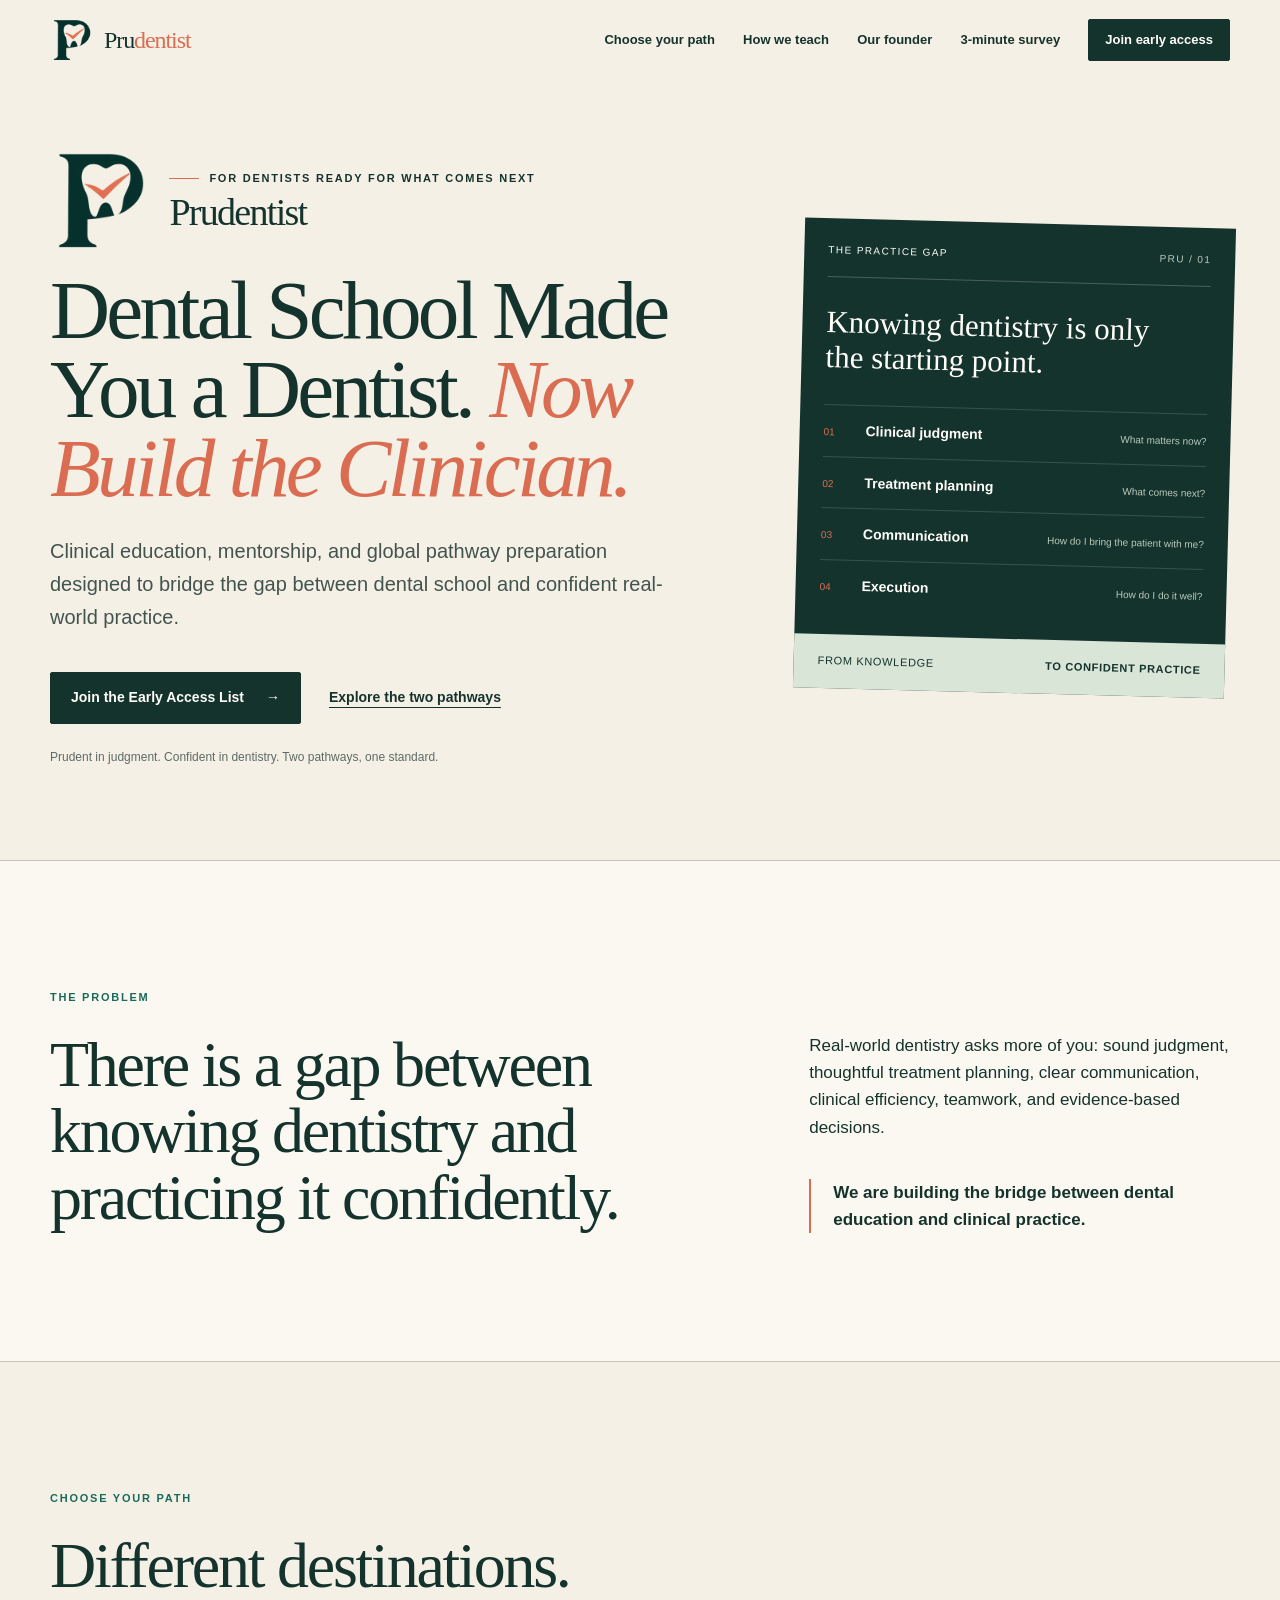
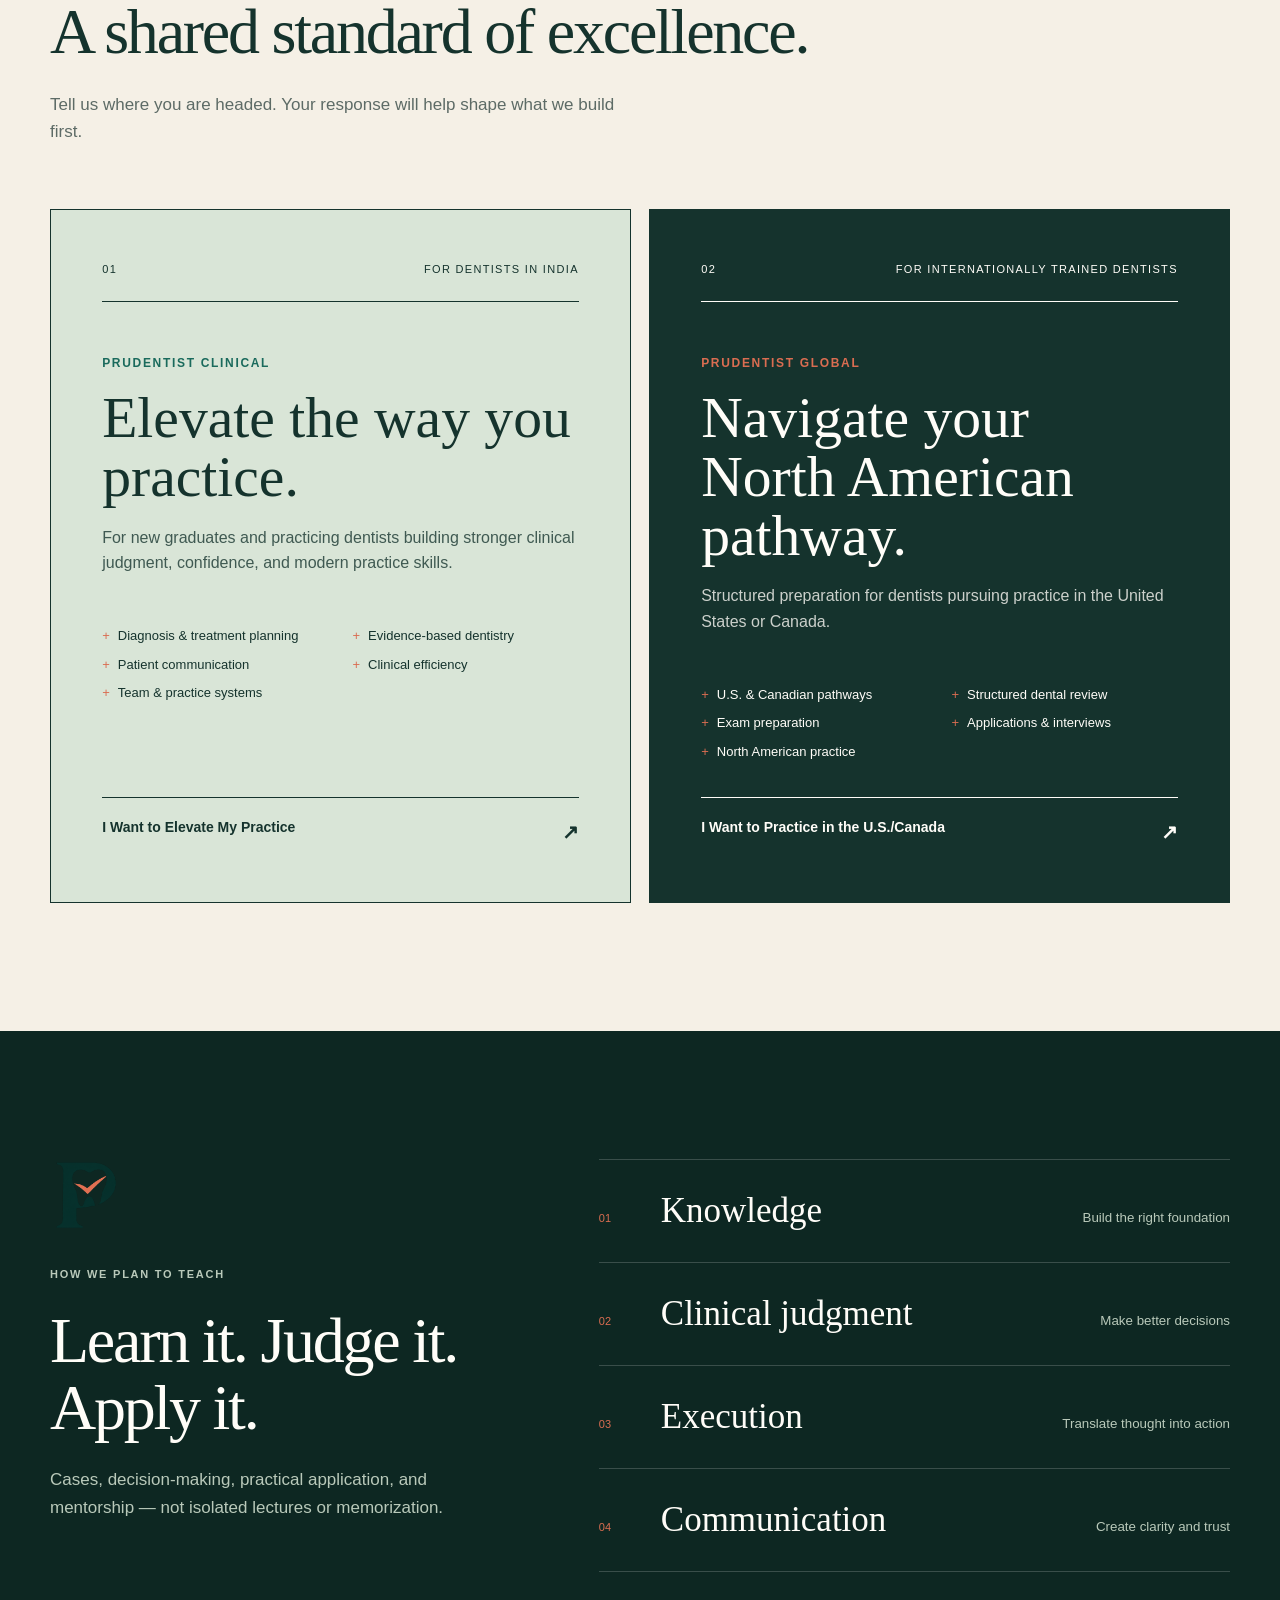
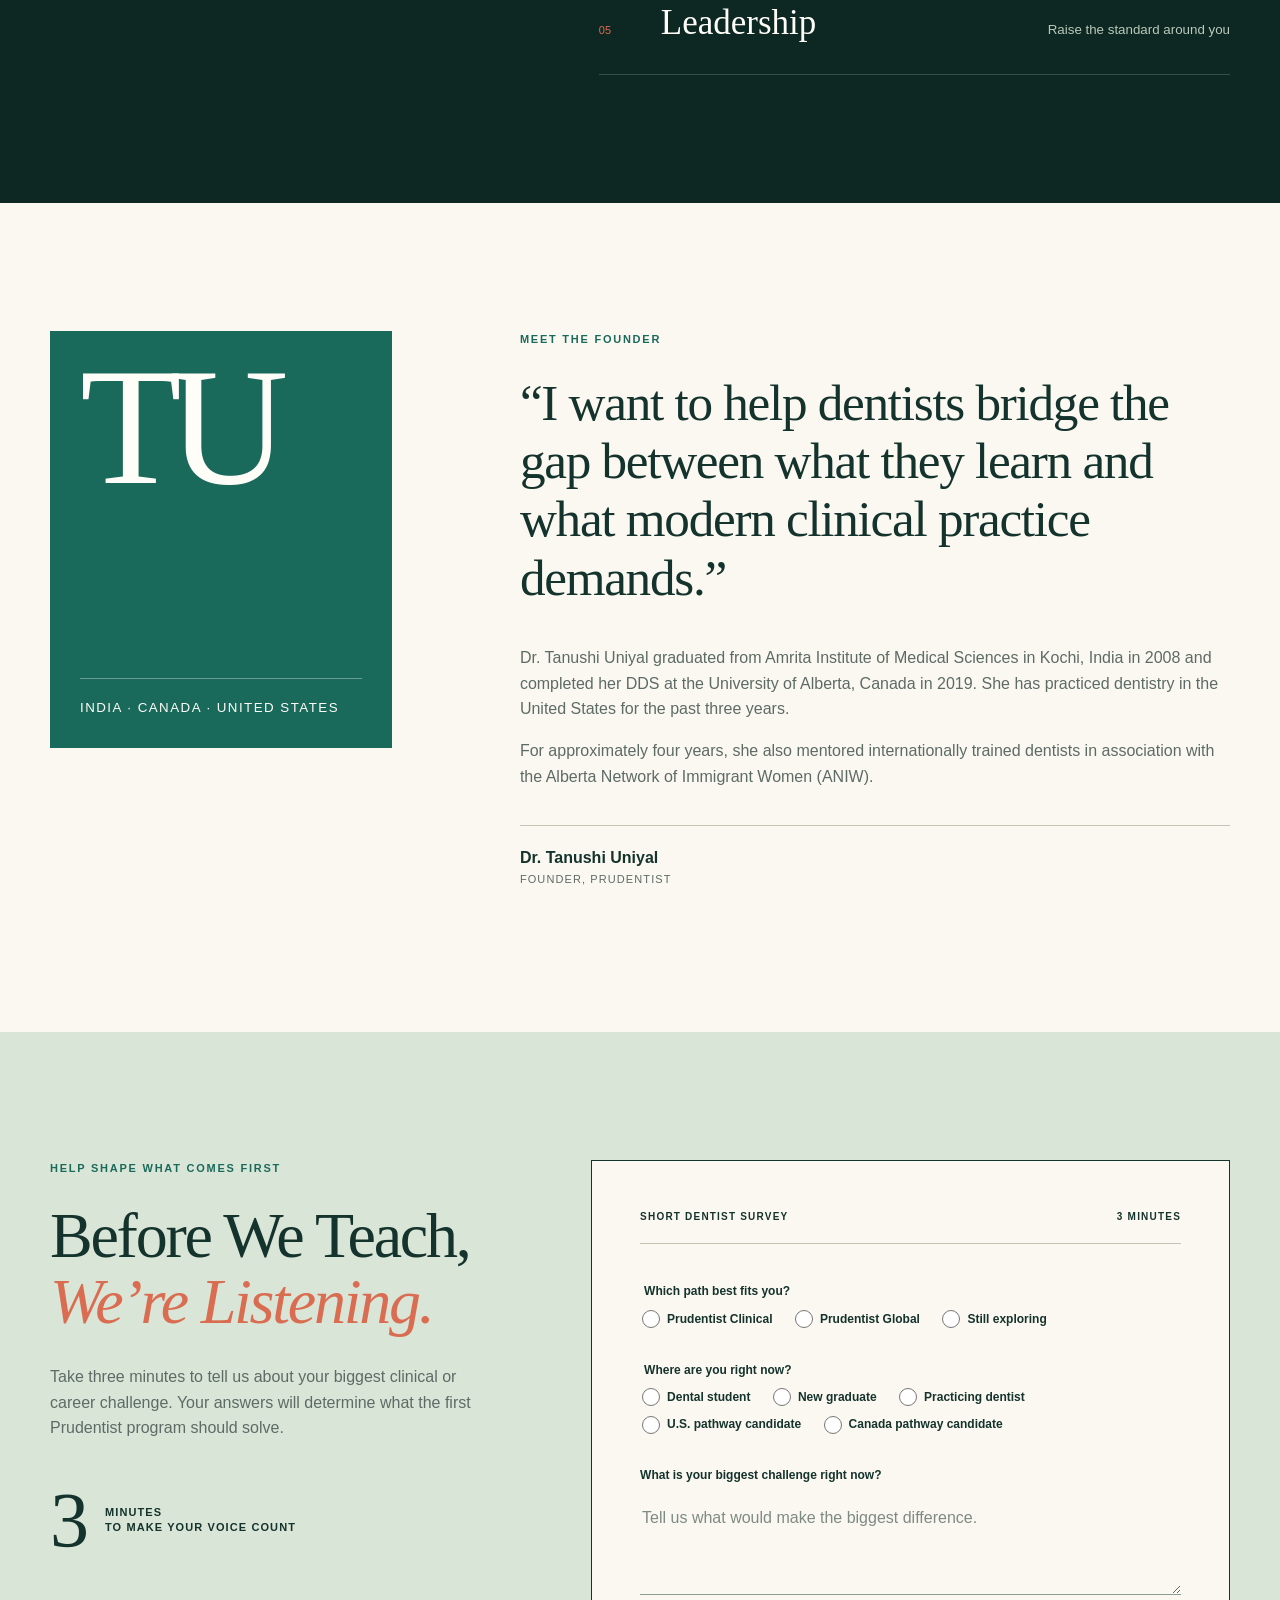
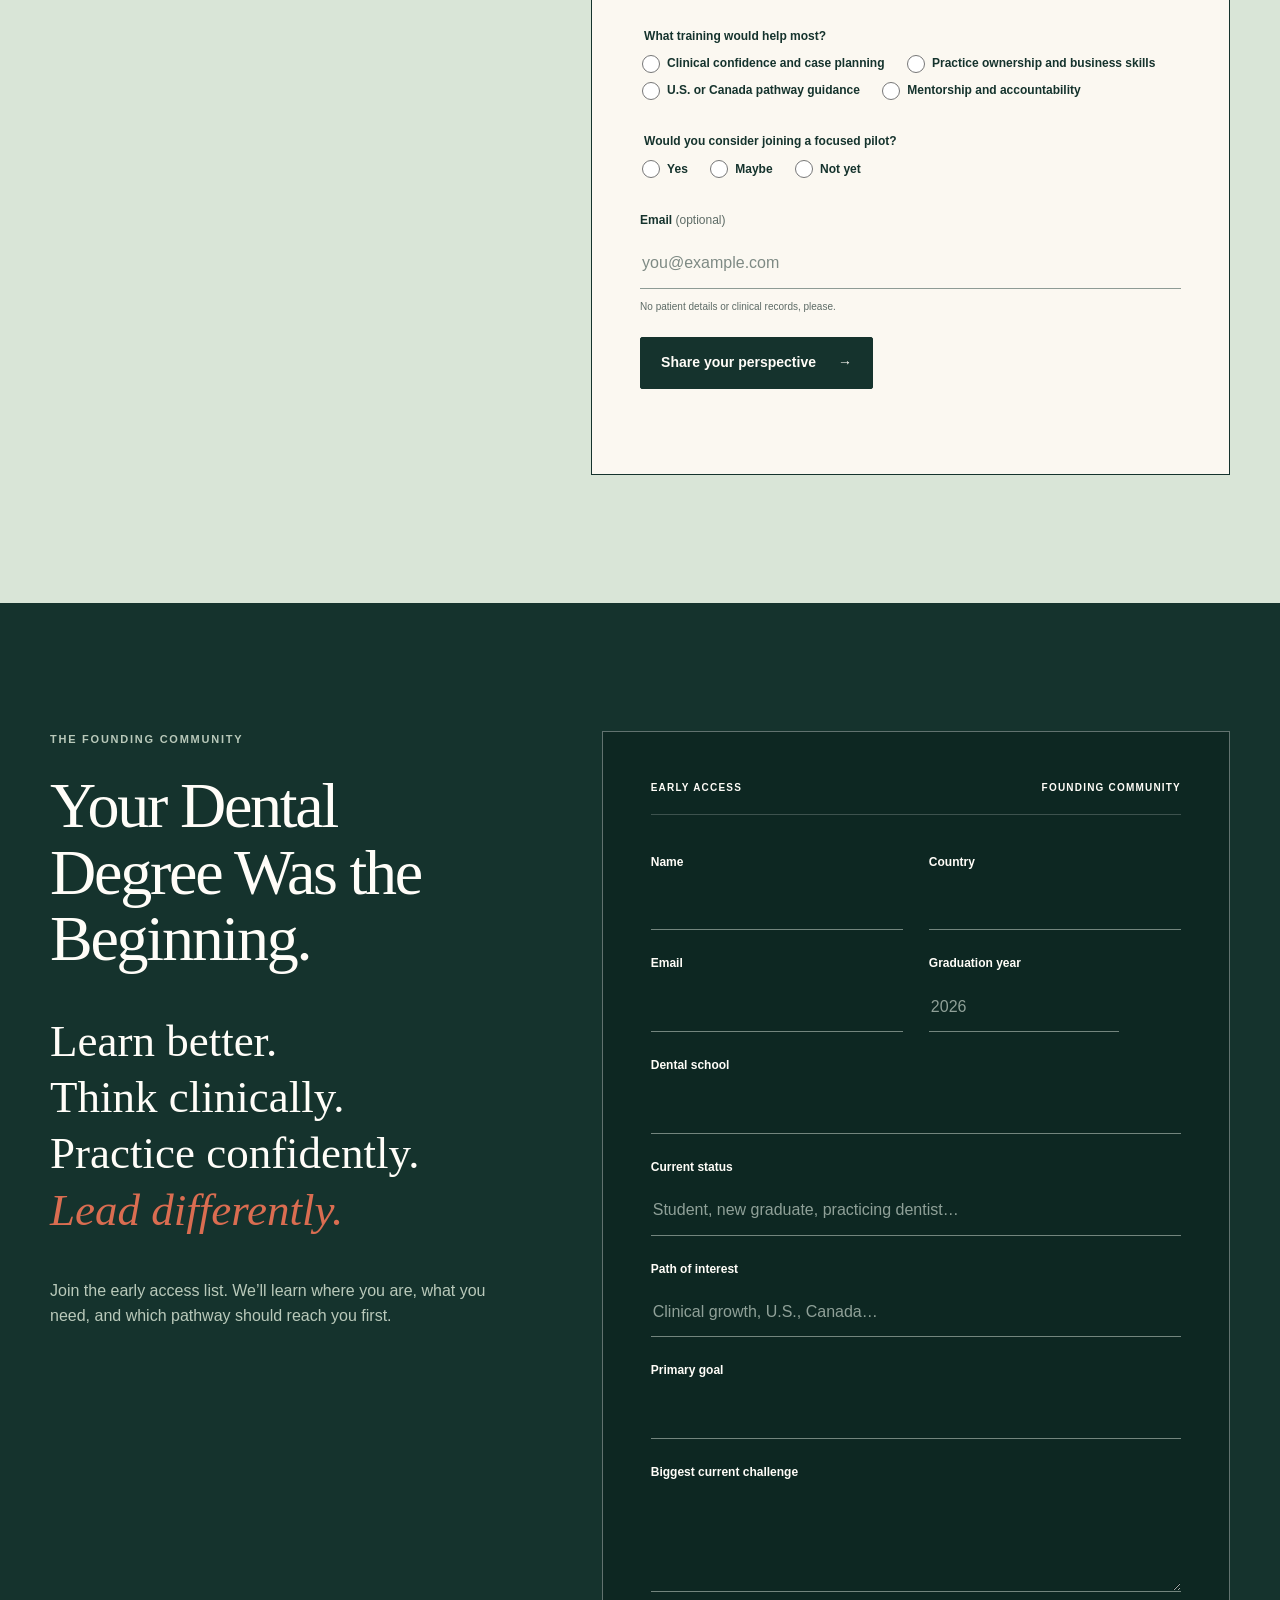
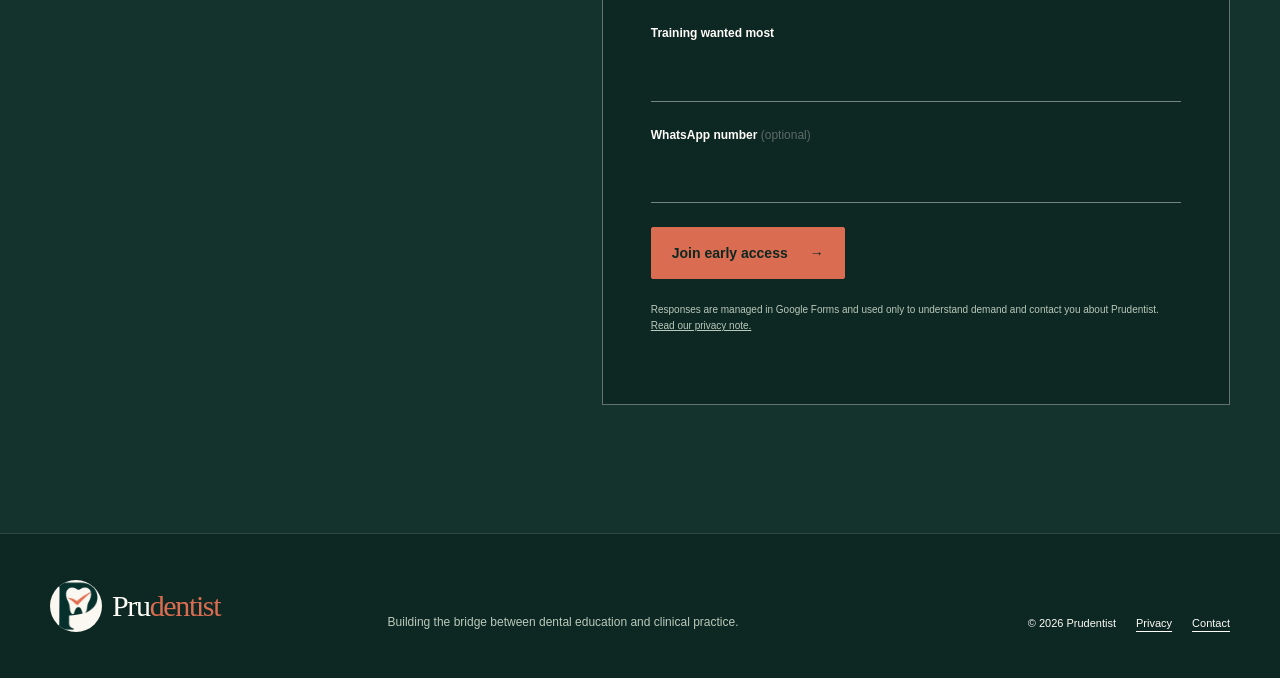
<file: index.html>
<!doctype html>
<html lang="en">
<head>
  <meta charset="utf-8">
  <meta name="viewport" content="width=device-width, initial-scale=1">
  <meta name="description" content="Prudentist helps dentists turn knowledge into confident clinical judgment through practical education, mentorship, and global pathway preparation.">
  <meta name="robots" content="index, follow, max-image-preview:large">
  <meta name="theme-color" content="#12332d">
  <meta name="google-site-verification" content="nJOEf2GfT1KALSWDL_C7nqDgHEO8ZGOeajhvsA1rF-A">
  <link rel="canonical" href="https://prudentist.co.in/">
  <link rel="icon" type="image/png" sizes="64x64" href="static/images/favicon-64.png">
  <link rel="apple-touch-icon" href="static/images/prudentist-mark-256.png">
  <link rel="manifest" href="static/site.webmanifest">
  <meta property="og:site_name" content="Prudentist">
  <meta property="og:title" content="Prudentist — Build the Clinician">
  <meta property="og:description" content="Prudent in judgment. Confident in dentistry. Bridge the gap between dental school and real-world practice.">
  <meta property="og:type" content="website">
  <meta property="og:url" content="https://prudentist.co.in/">
  <meta property="og:image" content="https://prudentist.co.in/static/images/prudentist-mark.png">
  <meta property="og:image:alt" content="Prudentist logo: a P, tooth, and check mark combined">
  <meta name="twitter:card" content="summary">
  <meta name="twitter:title" content="Prudentist — Build the Clinician">
  <meta name="twitter:description" content="Prudent in judgment. Confident in dentistry.">
  <meta name="twitter:image" content="https://prudentist.co.in/static/images/prudentist-mark-256.png">
  <title>Prudentist — Clinical Education &amp; Mentorship for Dentists</title>
  <script>document.documentElement.classList.add('js');</script>
  <link rel="stylesheet" href="static/styles.css">
  <script type="application/ld+json">
    {
      "@context": "https://schema.org",
      "@type": "EducationalOrganization",
      "name": "Prudentist",
      "url": "https://prudentist.co.in/",
      "logo": "https://prudentist.co.in/static/images/prudentist-mark-256.png",
      "description": "Practical clinical education, mentorship, and global pathway preparation for dentists.",
      "founder": {"@type": "Person", "name": "Dr. Tanushi Uniyal"},
      "areaServed": ["India", "United States", "Canada"]
    }
  </script>
  <!-- ANALYTICS SETUP: Replace G-XXXXXXXXXX with the GA4 Measurement ID. -->
  <!-- Google Forms remain the private response store. Native forms submit through the Apps Script bridge. -->
  <script>
    window.PRUDENTIST_CONFIG = Object.freeze({
      gaMeasurementId: 'G-XXXXXXXXXX',
      formEndpoint: 'https://script.google.com/macros/s/AKfycbwQrC7m4jAkNEf0jddN-EmXAy565NedYGrX7xnEBtegjONEAjOuwFw5HVNb6ll81u9U/exec',
      enableCoarseGeoLookup: false
    });
  </script>
  <script src="static/site.js" defer></script>
</head>
<body>
  <a class="skip-link" href="#main">Skip to content</a>

  <header class="site-header" data-header>
    <div class="shell nav-wrap">
      <a class="brand" href="#top" aria-label="Prudentist home">
        <img src="static/images/prudentist-mark-256.png" width="36" height="36" alt="">
        <span>Pru</span><strong>dentist</strong>
      </a>
      <button class="menu-toggle" type="button" aria-expanded="false" aria-controls="site-nav" data-menu-toggle>
        <span class="sr-only">Open navigation</span>
        <span></span><span></span>
      </button>
      <nav class="site-nav" id="site-nav" aria-label="Primary navigation" data-menu>
        <a href="#pathways">Choose your path</a>
        <a href="#approach">How we teach</a>
        <a href="#founder">Our founder</a>
        <a href="#survey">3-minute survey</a>
        <a class="button button-small" href="#early-access">Join early access</a>
      </nav>
    </div>
  </header>

  <main id="main">
    <section class="hero" id="top">
      <div class="shell hero-grid">
        <div class="hero-copy reveal">
          <div class="hero-signature">
            <img src="static/images/prudentist-mark-256.png" width="112" height="112" alt="Prudentist mark">
            <div>
              <p class="eyebrow"><span></span> For dentists ready for what comes next</p>
              <p class="hero-brand-name">Prudentist</p>
            </div>
          </div>
          <h1>Dental School Made You a Dentist. <em>Now Build the Clinician.</em></h1>
          <p class="hero-summary">Clinical education, mentorship, and global pathway preparation designed to bridge the gap between dental school and confident real-world practice.</p>
          <div class="hero-actions">
            <a class="button" href="#early-access">Join the Early Access List <span aria-hidden="true">→</span></a>
            <a class="text-link" href="#pathways">Explore the two pathways</a>
          </div>
          <p class="quiet-note">Prudent in judgment. Confident in dentistry. Two pathways, one standard.</p>
        </div>

        <aside class="practice-map reveal" aria-label="The skills between knowledge and confident practice">
          <div class="map-heading">
            <span class="map-kicker">The practice gap</span>
            <span class="map-mark">PRU / 01</span>
          </div>
          <p class="map-title">Knowing dentistry is only the starting point.</p>
          <ol class="skill-map">
            <li><span>01</span><strong>Clinical judgment</strong><small>What matters now?</small></li>
            <li><span>02</span><strong>Treatment planning</strong><small>What comes next?</small></li>
            <li><span>03</span><strong>Communication</strong><small>How do I bring the patient with me?</small></li>
            <li><span>04</span><strong>Execution</strong><small>How do I do it well?</small></li>
          </ol>
          <div class="map-outcome"><span>From knowledge</span><strong>to confident practice</strong></div>
        </aside>
      </div>
    </section>

    <section class="problem section-pad" aria-labelledby="problem-title">
      <div class="shell statement-grid">
        <div>
          <p class="section-label">The problem</p>
          <h2 id="problem-title">There is a gap between knowing dentistry and practicing it confidently.</h2>
        </div>
        <div class="statement-copy">
          <p>Real-world dentistry asks more of you: sound judgment, thoughtful treatment planning, clear communication, clinical efficiency, teamwork, and evidence-based decisions.</p>
          <p class="statement-line">We are building the bridge between dental education and clinical practice.</p>
        </div>
      </div>
    </section>

    <section class="pathways section-pad" id="pathways" aria-labelledby="paths-title">
      <div class="shell">
        <div class="section-intro">
          <p class="section-label">Choose your path</p>
          <h2 id="paths-title">Different destinations.<br>A shared standard of excellence.</h2>
          <p>Tell us where you are headed. Your response will help shape what we build first.</p>
        </div>

        <div class="pathway-grid">
          <article class="path-card path-india reveal">
            <div class="path-topline"><span>01</span><span>For dentists in India</span></div>
            <div>
              <p class="path-brand">Prudentist Clinical</p>
              <h3>Elevate the way you practice.</h3>
              <p>For new graduates and practicing dentists building stronger clinical judgment, confidence, and modern practice skills.</p>
            </div>
            <ul class="clean-list">
              <li>Diagnosis &amp; treatment planning</li>
              <li>Evidence-based dentistry</li>
              <li>Patient communication</li>
              <li>Clinical efficiency</li>
              <li>Team &amp; practice systems</li>
            </ul>
            <a class="card-cta" href="#early-access" data-pathway="india" data-event="pathway_india_click">I Want to Elevate My Practice <span aria-hidden="true">↗</span></a>
          </article>

          <article class="path-card path-global reveal">
            <div class="path-topline"><span>02</span><span>For internationally trained dentists</span></div>
            <div>
              <p class="path-brand">Prudentist Global</p>
              <h3>Navigate your North American pathway.</h3>
              <p>Structured preparation for dentists pursuing practice in the United States or Canada.</p>
            </div>
            <ul class="clean-list">
              <li>U.S. &amp; Canadian pathways</li>
              <li>Structured dental review</li>
              <li>Exam preparation</li>
              <li>Applications &amp; interviews</li>
              <li>North American practice</li>
            </ul>
            <a class="card-cta" href="#early-access" data-pathway="global" data-event="pathway_global_click">I Want to Practice in the U.S./Canada <span aria-hidden="true">↗</span></a>
          </article>
        </div>
      </div>
    </section>

    <section class="approach section-pad" id="approach" aria-labelledby="approach-title">
      <div class="shell approach-grid">
        <div class="section-intro">
          <img class="approach-mark" src="static/images/prudentist-mark-256.png" width="72" height="72" alt="">
          <p class="section-label light">How we plan to teach</p>
          <h2 id="approach-title">Learn it. Judge it. Apply it.</h2>
          <p>Cases, decision-making, practical application, and mentorship — not isolated lectures or memorization.</p>
        </div>
        <ol class="learning-chain">
          <li><span>01</span><strong>Knowledge</strong><small>Build the right foundation</small></li>
          <li><span>02</span><strong>Clinical judgment</strong><small>Make better decisions</small></li>
          <li><span>03</span><strong>Execution</strong><small>Translate thought into action</small></li>
          <li><span>04</span><strong>Communication</strong><small>Create clarity and trust</small></li>
          <li><span>05</span><strong>Leadership</strong><small>Raise the standard around you</small></li>
        </ol>
      </div>
    </section>

    <section class="founder section-pad" id="founder" aria-labelledby="founder-title">
      <div class="shell founder-grid">
        <div class="founder-index" aria-hidden="true">
          <span>TU</span>
          <small>India · Canada · United States</small>
        </div>
        <div class="founder-copy">
          <p class="section-label">Meet the founder</p>
          <blockquote id="founder-title">“I want to help dentists bridge the gap between what they learn and what modern clinical practice demands.”</blockquote>
          <p>Dr. Tanushi Uniyal graduated from Amrita Institute of Medical Sciences in Kochi, India in 2008 and completed her DDS at the University of Alberta, Canada in 2019. She has practiced dentistry in the United States for the past three years.</p>
          <p>For approximately four years, she also mentored internationally trained dentists in association with the Alberta Network of Immigrant Women (ANIW).</p>
          <p class="founder-signoff">Dr. Tanushi Uniyal <span>Founder, Prudentist</span></p>
        </div>
      </div>
    </section>

    <section class="survey section-pad" id="survey" aria-labelledby="survey-title">
      <div class="shell survey-grid">
        <div class="survey-copy">
          <p class="section-label">Help shape what comes first</p>
          <h2 id="survey-title">Before We Teach,<br><em>We’re Listening.</em></h2>
          <p>Take three minutes to tell us about your biggest clinical or career challenge. Your answers will determine what the first Prudentist program should solve.</p>
          <div class="survey-time"><strong>3</strong><span>minutes<br>to make your voice count</span></div>
        </div>

        <div class="form-panel" data-form-panel>
          <div class="form-heading"><span>Short dentist survey</span><span>3 minutes</span></div>
          <form data-prudentist-form="survey" novalidate>
            <div class="field honeypot" aria-hidden="true">
              <label for="survey-company">Company</label>
              <input id="survey-company" name="company" type="text" tabindex="-1" autocomplete="off">
            </div>
            <fieldset class="field radio-field">
              <legend>Which path best fits you?</legend>
              <label><input name="path" type="radio" value="Prudentist Clinical" required>Prudentist Clinical</label>
              <label><input name="path" type="radio" value="Prudentist Global">Prudentist Global</label>
              <label><input name="path" type="radio" value="Still exploring">Still exploring</label>
            </fieldset>
            <fieldset class="field radio-field">
              <legend>Where are you right now?</legend>
              <label><input name="stage" type="radio" value="Dental student" required>Dental student</label>
              <label><input name="stage" type="radio" value="New graduate">New graduate</label>
              <label><input name="stage" type="radio" value="Practicing dentist">Practicing dentist</label>
              <label><input name="stage" type="radio" value="U.S. pathway candidate">U.S. pathway candidate</label>
              <label><input name="stage" type="radio" value="Canada pathway candidate">Canada pathway candidate</label>
            </fieldset>
            <div class="field">
              <label for="survey-challenge">What is your biggest challenge right now?</label>
              <textarea id="survey-challenge" name="challenge" rows="3" required maxlength="1200" placeholder="Tell us what would make the biggest difference."></textarea>
            </div>
            <fieldset class="field radio-field">
              <legend>What training would help most?</legend>
              <label><input name="training" type="radio" value="Clinical confidence and case planning" required>Clinical confidence and case planning</label>
              <label><input name="training" type="radio" value="Practice ownership and business skills">Practice ownership and business skills</label>
              <label><input name="training" type="radio" value="U.S. or Canada pathway guidance">U.S. or Canada pathway guidance</label>
              <label><input name="training" type="radio" value="Mentorship and accountability">Mentorship and accountability</label>
            </fieldset>
            <fieldset class="field radio-field">
              <legend>Would you consider joining a focused pilot?</legend>
              <label><input name="pilot" type="radio" value="Yes" required>Yes</label>
              <label><input name="pilot" type="radio" value="Maybe">Maybe</label>
              <label><input name="pilot" type="radio" value="Not yet">Not yet</label>
            </fieldset>
            <div class="field">
              <label for="survey-email">Email <span>(optional)</span></label>
              <input id="survey-email" name="email" type="email" autocomplete="email" maxlength="254" placeholder="you@example.com">
            </div>
            <p class="field-hint">No patient details or clinical records, please.</p>
            <button class="button" type="submit">Share your perspective <span aria-hidden="true">→</span></button>
          </form>
          <p class="form-status" data-form-status role="status" aria-live="polite"></p>
          <noscript><p>JavaScript is required to submit this form. Please contact <a href="mailto:hello@prudentist.in">hello@prudentist.in</a>.</p></noscript>
        </div>
      </div>
    </section>

    <section class="early-access section-pad" id="early-access" aria-labelledby="access-title">
      <div class="shell access-grid">
        <div class="access-copy">
          <p class="section-label light">The founding community</p>
          <h2 id="access-title">Your Dental Degree Was the Beginning.</h2>
          <p class="access-manifesto">Learn better.<br>Think clinically.<br>Practice confidently.<br><em>Lead differently.</em></p>
          <p>Join the early access list. We’ll learn where you are, what you need, and which pathway should reach you first.</p>
        </div>

        <div class="form-panel form-panel-dark" data-form-panel>
          <div class="form-heading"><span>Early access</span><span>Founding community</span></div>
          <form data-prudentist-form="waitlist" novalidate>
            <div class="field honeypot" aria-hidden="true">
              <label for="waitlist-company">Company</label>
              <input id="waitlist-company" name="company" type="text" tabindex="-1" autocomplete="off">
            </div>
            <div class="field-row">
              <div class="field"><label for="waitlist-name">Name</label><input id="waitlist-name" name="name" type="text" autocomplete="name" required maxlength="120"></div>
              <div class="field"><label for="waitlist-country">Country</label><input id="waitlist-country" name="country" type="text" autocomplete="country-name" required maxlength="120"></div>
            </div>
            <div class="field-row">
              <div class="field"><label for="waitlist-email">Email</label><input id="waitlist-email" name="email" type="email" autocomplete="email" required maxlength="254"></div>
              <div class="field field-year"><label for="waitlist-year">Graduation year</label><input id="waitlist-year" name="graduationYear" type="text" inputmode="numeric" pattern="[0-9]{4}" required maxlength="4" placeholder="2026"></div>
            </div>
            <div class="field"><label for="waitlist-school">Dental school</label><input id="waitlist-school" name="dentalSchool" type="text" required maxlength="200"></div>
            <div class="field"><label for="waitlist-status">Current status</label><input id="waitlist-status" name="currentStatus" type="text" required maxlength="160" placeholder="Student, new graduate, practicing dentist…"></div>
            <div class="field"><label for="waitlist-path">Path of interest</label><input id="waitlist-path" name="pathOfInterest" type="text" required maxlength="160" placeholder="Clinical growth, U.S., Canada…"></div>
            <div class="field"><label for="waitlist-goal">Primary goal</label><input id="waitlist-goal" name="primaryGoal" type="text" required maxlength="300"></div>
            <div class="field"><label for="waitlist-challenge">Biggest current challenge</label><textarea id="waitlist-challenge" name="challenge" rows="3" required maxlength="1200"></textarea></div>
            <div class="field"><label for="waitlist-training">Training wanted most</label><input id="waitlist-training" name="training" type="text" required maxlength="300"></div>
            <div class="field"><label for="waitlist-whatsapp">WhatsApp number <span>(optional)</span></label><input id="waitlist-whatsapp" name="whatsApp" type="tel" autocomplete="tel" maxlength="40"></div>
            <button class="button button-coral" type="submit">Join early access <span aria-hidden="true">→</span></button>
          </form>
          <p class="form-status" data-form-status role="status" aria-live="polite"></p>
          <p class="privacy-note">Responses are managed in Google Forms and used only to understand demand and contact you about Prudentist. <a href="privacy.html">Read our privacy note.</a></p>
          <noscript><p>JavaScript is required to submit this form. Please contact <a href="mailto:hello@prudentist.in">hello@prudentist.in</a>.</p></noscript>
        </div>
      </div>
    </section>
  </main>

  <footer class="site-footer">
    <div class="shell footer-grid">
      <a class="brand brand-footer" href="#top"><img src="static/images/prudentist-mark-256.png" width="52" height="52" alt=""><span>Pru</span><strong>dentist</strong></a>
      <p>Building the bridge between dental education and clinical practice.</p>
      <div class="footer-meta"><span>© <span data-year></span> Prudentist</span><a href="privacy.html">Privacy</a><a href="mailto:hello@prudentist.in">Contact</a></div>
    </div>
  </footer>
</body>
</html>
</file>
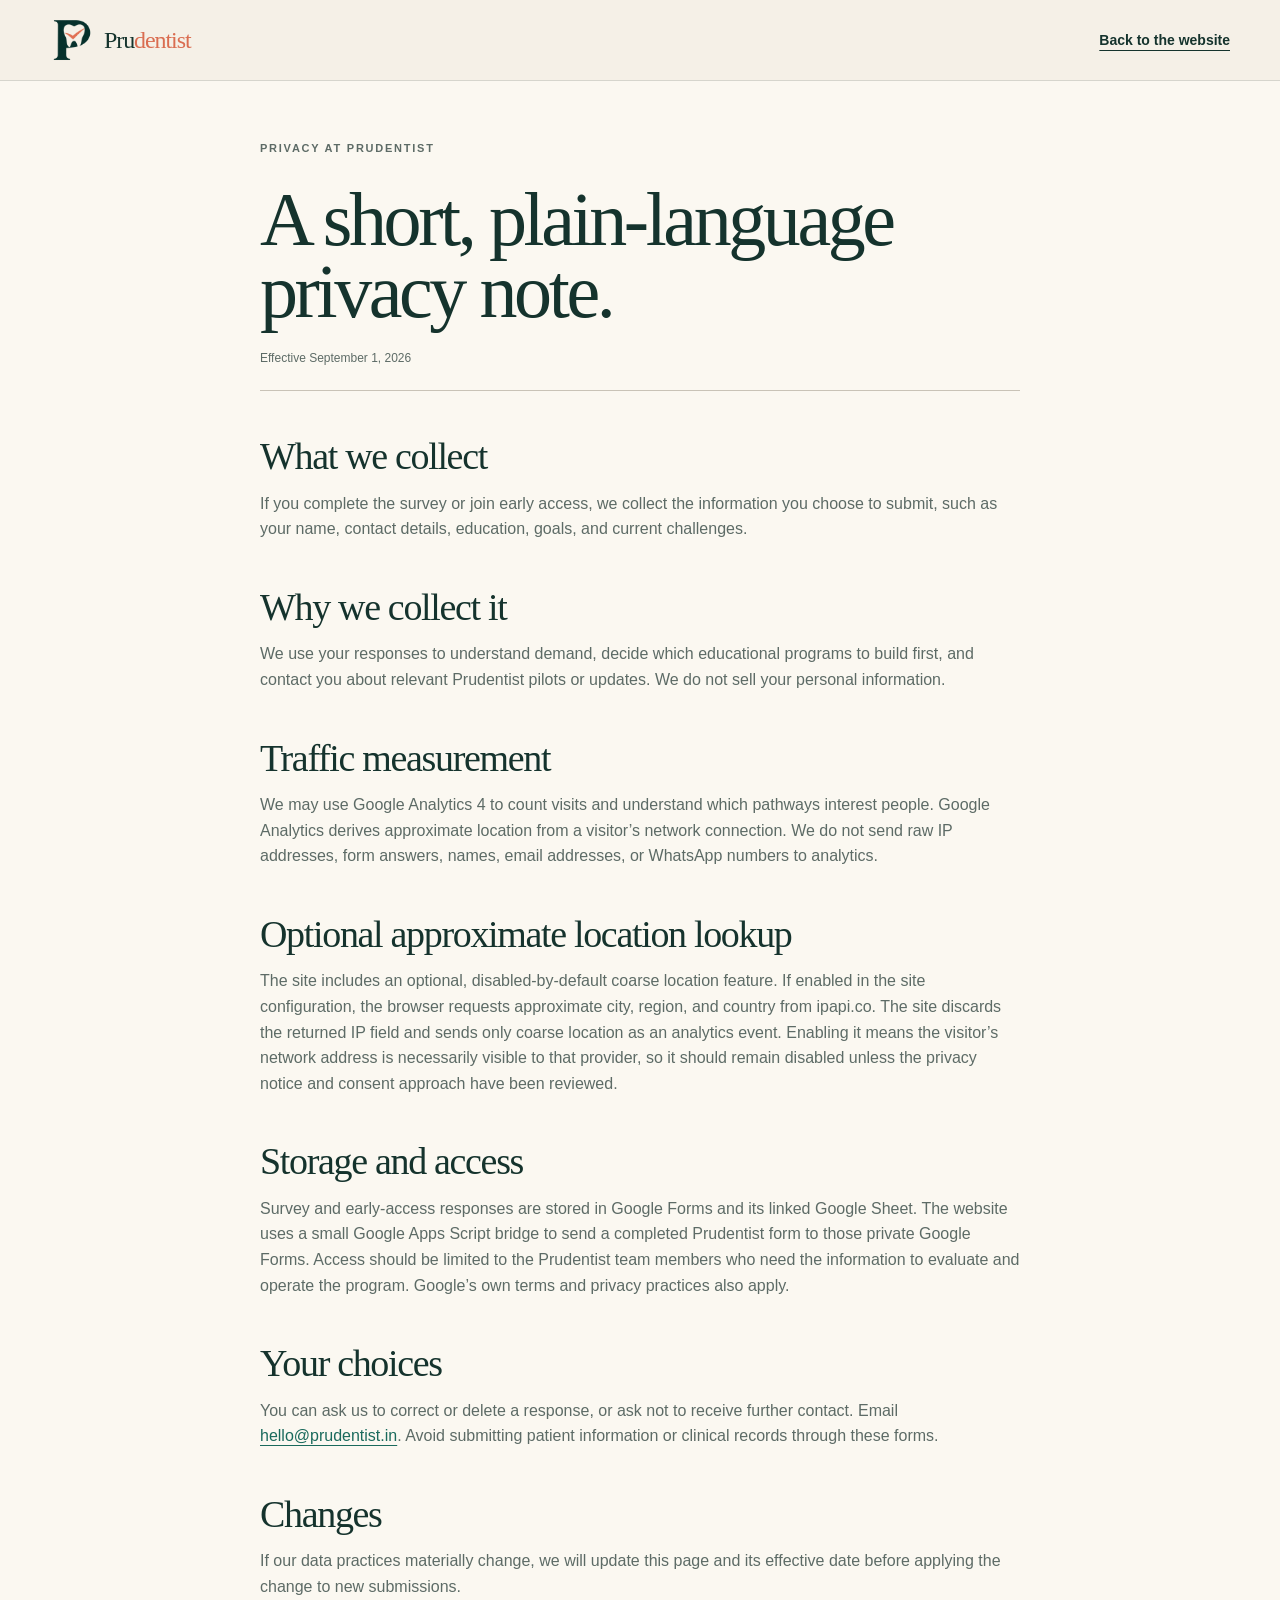
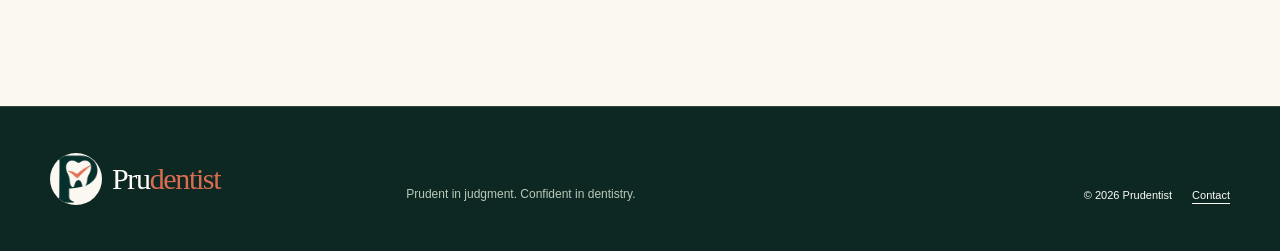
<file: privacy.html>
<!doctype html>
<html lang="en">
<head>
  <meta charset="utf-8">
  <meta name="viewport" content="width=device-width, initial-scale=1">
  <meta name="description" content="How Prudentist handles survey, early-access, and privacy-friendly analytics data.">
  <meta name="robots" content="index, follow">
  <meta name="theme-color" content="#12332d">
  <link rel="canonical" href="https://prudentist.co.in/privacy.html">
  <link rel="icon" type="image/png" sizes="64x64" href="static/images/favicon-64.png">
  <meta property="og:site_name" content="Prudentist">
  <meta property="og:title" content="Privacy — Prudentist">
  <meta property="og:description" content="How Prudentist handles Google Form responses and website analytics.">
  <meta property="og:type" content="website">
  <meta property="og:url" content="https://prudentist.co.in/privacy.html">
  <title>Privacy — Prudentist</title>
  <link rel="stylesheet" href="static/styles.css">
  <script src="static/site.js" defer></script>
</head>
<body>
  <a class="skip-link" href="#main">Skip to content</a>
  <header class="site-header scrolled">
    <div class="shell nav-wrap">
      <a class="brand" href="index.html" aria-label="Prudentist home">
        <img src="static/images/prudentist-mark-256.png" width="36" height="36" alt="">
        <span>Pru</span><strong>dentist</strong>
      </a>
      <a class="text-link" href="index.html">Back to the website</a>
    </div>
  </header>

  <main class="legal-page" id="main">
    <article class="legal-shell">
      <p class="section-label">Privacy at Prudentist</p>
      <h1>A short, plain-language privacy note.</h1>
      <p class="legal-updated">Effective September 1, 2026</p>

      <h2>What we collect</h2>
      <p>If you complete the survey or join early access, we collect the information you choose to submit, such as your name, contact details, education, goals, and current challenges.</p>

      <h2>Why we collect it</h2>
      <p>We use your responses to understand demand, decide which educational programs to build first, and contact you about relevant Prudentist pilots or updates. We do not sell your personal information.</p>

      <h2>Traffic measurement</h2>
      <p>We may use Google Analytics 4 to count visits and understand which pathways interest people. Google Analytics derives approximate location from a visitor’s network connection. We do not send raw IP addresses, form answers, names, email addresses, or WhatsApp numbers to analytics.</p>

      <h2>Optional approximate location lookup</h2>
      <p>The site includes an optional, disabled-by-default coarse location feature. If enabled in the site configuration, the browser requests approximate city, region, and country from ipapi.co. The site discards the returned IP field and sends only coarse location as an analytics event. Enabling it means the visitor’s network address is necessarily visible to that provider, so it should remain disabled unless the privacy notice and consent approach have been reviewed.</p>

      <h2>Storage and access</h2>
      <p>Survey and early-access responses are stored in Google Forms and its linked Google Sheet. The website uses a small Google Apps Script bridge to send a completed Prudentist form to those private Google Forms. Access should be limited to the Prudentist team members who need the information to evaluate and operate the program. Google’s own terms and privacy practices also apply.</p>

      <h2>Your choices</h2>
      <p>You can ask us to correct or delete a response, or ask not to receive further contact. Email <a href="mailto:hello@prudentist.in">hello@prudentist.in</a>. Avoid submitting patient information or clinical records through these forms.</p>

      <h2>Changes</h2>
      <p>If our data practices materially change, we will update this page and its effective date before applying the change to new submissions.</p>
    </article>
  </main>

  <footer class="site-footer">
    <div class="shell footer-grid">
      <a class="brand brand-footer" href="index.html"><img src="static/images/prudentist-mark-256.png" width="36" height="36" alt=""><span>Pru</span><strong>dentist</strong></a>
      <p>Prudent in judgment. Confident in dentistry.</p>
      <div class="footer-meta"><span>© <span data-year>2026</span> Prudentist</span><a href="mailto:hello@prudentist.in">Contact</a></div>
    </div>
  </footer>
</body>
</html>
</file>
<file: static/styles.css>
:root {
  --ink: #15332d;
  --ink-deep: #0d2722;
  --paper: #f5f0e6;
  --paper-light: #fbf8f1;
  --line: #c9c3b7;
  --sage: #b9c9ba;
  --mint: #d9e5d7;
  --teal: #1a6a5c;
  --coral: #da6d51;
  --white: #fffdf8;
  --text-muted: #5d6b66;
  --font-sans: Inter, ui-sans-serif, -apple-system, BlinkMacSystemFont, "Segoe UI", sans-serif;
  --font-serif: Iowan Old Style, Baskerville, "Times New Roman", serif;
  --shell: min(1180px, calc(100% - 40px));
  --radius: 6px;
  --section: clamp(80px, 10vw, 148px);
}

* { box-sizing: border-box; }
html { scroll-behavior: smooth; }
body {
  margin: 0;
  color: var(--ink);
  background: var(--paper);
  font-family: var(--font-sans);
  font-size: 16px;
  line-height: 1.6;
  -webkit-font-smoothing: antialiased;
}

button, input, select, textarea { font: inherit; }
a { color: inherit; }
img { max-width: 100%; }
h1, h2, h3, p { margin-top: 0; }
.shell { width: var(--shell); margin-inline: auto; }
.section-pad { padding-block: var(--section); }
.sr-only {
  position: absolute; width: 1px; height: 1px; padding: 0; margin: -1px;
  overflow: hidden; clip: rect(0, 0, 0, 0); white-space: nowrap; border: 0;
}
.skip-link {
  position: fixed; z-index: 100; top: 12px; left: 12px; padding: 10px 16px;
  background: var(--white); transform: translateY(-160%);
}
.skip-link:focus { transform: translateY(0); }

.site-header {
  position: fixed; z-index: 50; inset: 0 0 auto; border-bottom: 1px solid transparent;
  transition: background .25s ease, border-color .25s ease;
}
.site-header.scrolled {
  background: rgb(245 240 230 / 94%); border-color: rgb(21 51 45 / 14%);
  backdrop-filter: blur(14px);
}
.nav-wrap { height: 80px; display: flex; align-items: center; justify-content: space-between; }
.brand { display: inline-flex; align-items: center; text-decoration: none; letter-spacing: -.045em; font-size: 24px; }
.brand img { width: 44px; height: 44px; margin-right: 10px; object-fit: contain; }
.brand span { font-family: var(--font-serif); }
.brand strong { color: var(--coral); font-family: var(--font-serif); font-size: inherit; font-weight: 400; letter-spacing: inherit; }
.site-nav { display: flex; align-items: center; gap: clamp(18px, 2.2vw, 34px); }
.site-nav > a { font-size: 13px; font-weight: 600; text-decoration: none; }
.site-nav > a:not(.button) { position: relative; }
.site-nav > a:not(.button)::after {
  content: ""; position: absolute; inset: auto 0 -5px; height: 1px; background: currentColor;
  transform: scaleX(0); transform-origin: right; transition: transform .2s ease;
}
.site-nav > a:hover::after { transform: scaleX(1); transform-origin: left; }
.menu-toggle { display: none; width: 48px; height: 48px; border: 0; background: transparent; }
.menu-toggle > span:not(.sr-only) { display: block; width: 23px; height: 1px; margin: 6px auto; background: var(--ink); }

.button {
  display: inline-flex; min-height: 52px; align-items: center; justify-content: center; gap: 22px;
  padding: 13px 20px; border: 1px solid var(--ink); border-radius: 2px; color: var(--white);
  background: var(--ink); font-weight: 700; font-size: 14px; text-decoration: none; cursor: pointer;
  transition: transform .2s ease, color .2s ease, background .2s ease;
}
.button:hover { transform: translateY(-2px); background: var(--teal); border-color: var(--teal); }
.button:disabled { cursor: wait; opacity: .62; transform: none; }
.button-small { min-height: 42px; padding: 9px 16px; }
.button-full { width: 100%; }
.button-coral { color: var(--ink-deep); background: var(--coral); border-color: var(--coral); }
.button-coral:hover { color: var(--white); background: #c65c43; border-color: #c65c43; }
.text-link { font-size: 14px; font-weight: 700; text-underline-offset: 5px; }

.hero { min-height: 860px; padding: 146px 0 90px; display: grid; align-items: center; overflow: hidden; }
.hero-grid { display: grid; grid-template-columns: minmax(0, 1.08fr) minmax(390px, .72fr); gap: clamp(54px, 8vw, 120px); align-items: center; }
.eyebrow, .section-label {
  text-transform: uppercase; letter-spacing: .16em; font-size: 11px; font-weight: 700;
}
.hero-signature { display: flex; align-items: center; gap: 17px; margin-bottom: 19px; }
.hero-signature > img { width: clamp(82px, 8vw, 112px); height: auto; flex: 0 0 auto; }
.hero-signature .eyebrow { margin: 0 0 5px; }
.hero-brand-name { margin: 0; font-family: var(--font-serif); font-size: clamp(27px, 3vw, 38px); line-height: 1; letter-spacing: -.045em; }
.eyebrow { display: flex; align-items: center; gap: 10px; margin-bottom: 25px; }
.eyebrow span { width: 30px; height: 1px; background: var(--coral); }
h1 {
  max-width: 780px; margin-bottom: 27px; font-family: var(--font-serif); font-weight: 400;
  font-size: clamp(58px, 6.5vw, 96px); line-height: .95; letter-spacing: -.045em;
}
h1 em, h2 em { color: var(--coral); font-weight: 400; }
.hero-summary { max-width: 630px; color: #42544e; font-size: clamp(17px, 2vw, 20px); line-height: 1.65; }
.hero-actions { margin-top: 38px; display: flex; align-items: center; gap: 28px; }
.quiet-note { margin: 24px 0 0; color: var(--text-muted); font-size: 12px; }

.practice-map { padding: 24px; color: var(--white); background: var(--ink); transform: rotate(1.5deg); }
.map-heading, .path-topline, .form-heading { display: flex; justify-content: space-between; gap: 20px; }
.map-heading { padding-bottom: 18px; border-bottom: 1px solid rgb(255 255 255 / 22%); font-size: 10px; text-transform: uppercase; letter-spacing: .14em; }
.map-mark { color: var(--sage); }
.map-title { margin: 28px 0 30px; max-width: 360px; font-family: var(--font-serif); font-size: 31px; line-height: 1.12; }
.skill-map { margin: 0; padding: 0; list-style: none; }
.skill-map li { display: grid; grid-template-columns: 32px 1fr auto; gap: 10px; align-items: baseline; padding: 14px 0; border-top: 1px solid rgb(255 255 255 / 15%); }
.skill-map li > span { color: var(--coral); font-size: 10px; }
.skill-map strong { font-size: 14px; }
.skill-map small { color: var(--sage); font-size: 10px; text-align: right; }
.map-outcome { margin: 24px -24px -24px; padding: 18px 24px; display: flex; justify-content: space-between; background: var(--mint); color: var(--ink); font-size: 11px; text-transform: uppercase; letter-spacing: .06em; }

.problem { background: var(--paper-light); border-block: 1px solid var(--line); }
.statement-grid { display: grid; grid-template-columns: 1.2fr .8fr; gap: clamp(50px, 10vw, 150px); }
.section-label { margin-bottom: 25px; color: var(--teal); }
.section-label.light { color: var(--sage); }
h2 { margin-bottom: 0; font-family: var(--font-serif); font-size: clamp(43px, 5vw, 70px); font-weight: 400; line-height: 1.04; letter-spacing: -.035em; }
.statement-copy { padding-top: 43px; font-size: 17px; }
.statement-line { margin: 38px 0 0; padding-left: 22px; border-left: 2px solid var(--coral); font-weight: 700; }

.section-intro { max-width: 760px; margin-bottom: 64px; }
.section-intro > p:last-child { max-width: 570px; margin: 25px 0 0; color: var(--text-muted); font-size: 17px; }
.pathway-grid { display: grid; grid-template-columns: repeat(2, 1fr); gap: 18px; }
.path-card { min-height: 670px; padding: clamp(28px, 4vw, 52px); display: flex; flex-direction: column; border: 1px solid var(--ink); }
.path-india { background: var(--mint); }
.path-global { color: var(--white); background: var(--ink); }
.path-topline { padding-bottom: 22px; border-bottom: 1px solid currentColor; font-size: 11px; text-transform: uppercase; letter-spacing: .12em; }
.path-card > div:nth-child(2) { margin-top: 52px; }
.path-brand { margin-bottom: 16px; color: var(--teal); font-size: 12px; font-weight: 700; letter-spacing: .14em; text-transform: uppercase; }
.path-global .path-brand { color: var(--coral); }
.path-brand small { font-size: 9px; opacity: .75; }
.path-card h3 { max-width: 470px; margin-bottom: 18px; font-family: var(--font-serif); font-size: clamp(39px, 4.5vw, 58px); font-weight: 400; line-height: 1.02; }
.path-card > div > p:last-child { max-width: 520px; opacity: .78; }
.clean-list { margin: 34px 0; padding: 0; display: grid; grid-template-columns: 1fr 1fr; gap: 8px 24px; list-style: none; font-size: 13px; }
.clean-list li::before { content: "+"; margin-right: 8px; color: var(--coral); }
.card-cta { margin-top: auto; padding: 18px 0 3px; display: flex; justify-content: space-between; border-top: 1px solid currentColor; font-size: 14px; font-weight: 700; text-decoration: none; }
.card-cta span { font-size: 20px; transition: transform .2s ease; }
.card-cta:hover span { transform: translate(4px, -4px); }

.approach { color: var(--white); background: var(--ink-deep); }
.approach-grid { display: grid; grid-template-columns: .8fr 1.2fr; gap: clamp(60px, 10vw, 150px); }
.approach .section-intro { margin: 0; }
.approach-mark { width: 72px; height: 72px; margin: 0 0 27px; object-fit: contain; }
.approach .section-intro > p:last-child { color: var(--sage); }
.learning-chain { margin: 0; padding: 0; list-style: none; }
.learning-chain li { display: grid; grid-template-columns: 42px 1fr auto; gap: 20px; align-items: baseline; padding: 23px 0; border-top: 1px solid rgb(255 255 255 / 18%); }
.learning-chain li:last-child { border-bottom: 1px solid rgb(255 255 255 / 18%); }
.learning-chain span { color: var(--coral); font-size: 11px; }
.learning-chain strong { font-family: var(--font-serif); font-size: clamp(25px, 3vw, 35px); font-weight: 400; }
.learning-chain small { color: var(--sage); text-align: right; }

.founder { background: var(--paper-light); }
.founder-grid { display: grid; grid-template-columns: .65fr 1.35fr; gap: clamp(60px, 10vw, 150px); align-items: start; }
.founder-index { aspect-ratio: .82; padding: 30px; display: flex; flex-direction: column; justify-content: space-between; color: var(--white); background: var(--teal); }
.founder-index > span { font-family: var(--font-serif); font-size: clamp(90px, 13vw, 180px); line-height: .8; letter-spacing: -.08em; }
.founder-index small { padding-top: 18px; border-top: 1px solid rgb(255 255 255 / 35%); text-transform: uppercase; letter-spacing: .11em; }
.founder-copy blockquote { margin: 0 0 38px; font-family: var(--font-serif); font-size: clamp(35px, 4vw, 56px); line-height: 1.14; letter-spacing: -.025em; }
.founder-copy > p:not(.section-label):not(.founder-signoff) { max-width: 720px; color: var(--text-muted); }
.founder-signoff { margin-top: 36px; padding-top: 19px; border-top: 1px solid var(--line); font-weight: 700; }
.founder-signoff span { display: block; color: var(--text-muted); font-size: 11px; font-weight: 500; text-transform: uppercase; letter-spacing: .1em; }

.survey { background: var(--mint); }
.survey-grid { display: grid; grid-template-columns: .8fr 1.2fr; gap: clamp(55px, 9vw, 130px); align-items: start; }
.survey-copy { position: sticky; top: 130px; }
.survey-copy > p:nth-of-type(2) { max-width: 500px; margin-top: 28px; color: var(--text-muted); }
.survey-time { margin-top: 48px; display: flex; align-items: center; gap: 16px; }
.survey-time strong { font-family: var(--font-serif); font-size: 78px; font-weight: 400; line-height: .8; }
.survey-time span { font-size: 11px; font-weight: 700; line-height: 1.35; text-transform: uppercase; letter-spacing: .1em; }
.form-panel { padding: clamp(25px, 4vw, 48px); border: 1px solid var(--ink); background: var(--paper-light); }
.form-heading { margin-bottom: 38px; padding-bottom: 18px; border-bottom: 1px solid var(--line); font-size: 10px; font-weight: 700; text-transform: uppercase; letter-spacing: .12em; }
.field { margin-bottom: 24px; }
.field label, .field legend { display: block; margin-bottom: 8px; font-size: 12px; font-weight: 700; }
.field label span { color: var(--text-muted); font-weight: 400; }
.field input, .field select, .field textarea {
  width: 100%; min-height: 50px; padding: 12px 2px; border: 0; border-bottom: 1px solid #8e9b95;
  border-radius: 0; outline: 0; color: var(--ink); background: transparent;
}
.field textarea { resize: vertical; }
.field input::placeholder, .field textarea::placeholder { color: #7e8a84; }
.field input:focus, .field select:focus, .field textarea:focus { border-bottom-width: 2px; border-color: var(--teal); }
.field [aria-invalid="true"] { border-color: #b43d2b; }
.field-row { display: grid; grid-template-columns: 1fr 1fr; gap: 26px; }
.field-row .field { min-width: 0; }
.field-year { max-width: 190px; }
.field-hint, .privacy-note { margin: -14px 0 22px; color: var(--text-muted); font-size: 10px; }
.radio-field { padding: 0; border: 0; }
.radio-field label { display: inline-flex; align-items: center; margin-right: 18px; cursor: pointer; }
.radio-field input { width: 18px; min-height: 18px; margin: 0 7px 0 0; accent-color: var(--teal); }
.honeypot { position: absolute !important; left: -10000px !important; }
.form-status { min-height: 24px; margin: 13px 0 0; font-size: 12px; font-weight: 700; }
.form-status.error { color: #9c2e20; }
.form-status.success { color: var(--teal); }
.form-panel.is-complete > *:not(.form-status) { display: none; }
.form-panel.is-complete .form-status { min-height: 220px; display: grid; place-items: center; font-family: var(--font-serif); font-size: 34px; line-height: 1.2; text-align: center; }

.early-access { color: var(--white); background: var(--ink); }
.access-grid { display: grid; grid-template-columns: .82fr 1.18fr; gap: clamp(60px, 9vw, 130px); align-items: start; }
.access-copy { position: sticky; top: 130px; }
.access-copy > p:last-child { max-width: 500px; color: var(--sage); }
.access-manifesto { margin: 40px 0; font-family: var(--font-serif); font-size: clamp(30px, 4vw, 45px); line-height: 1.25; }
.access-manifesto em { color: var(--coral); }
.form-panel-dark { color: var(--white); border-color: rgb(255 255 255 / 35%); background: var(--ink-deep); }
.form-panel-dark .form-heading { border-color: rgb(255 255 255 / 20%); }
.form-panel-dark .field input, .form-panel-dark .field select, .form-panel-dark .field textarea { color: var(--white); border-color: #73857e; }
.form-panel-dark .field select option { color: var(--ink); }
.form-panel-dark .field input::placeholder, .form-panel-dark .field textarea::placeholder { color: #8fa098; }
.form-panel-dark .field-hint, .form-panel-dark .privacy-note { color: var(--sage); }
.form-panel-dark .form-status.success { color: var(--sage); }

.consent-banner {
  position: fixed; z-index: 100; right: 18px; bottom: 18px; width: min(540px, calc(100% - 36px));
  padding: 18px; display: flex; align-items: center; justify-content: space-between; gap: 22px;
  color: var(--white); background: var(--ink-deep); border: 1px solid rgb(255 255 255 / 25%);
  box-shadow: 0 14px 50px rgb(0 0 0 / 25%);
}
.consent-banner p { margin: 0; font-size: 12px; }
.consent-banner p a { color: var(--sage); text-underline-offset: 3px; }
.consent-banner > div { flex: 0 0 auto; display: flex; align-items: center; gap: 12px; }
.consent-decline { padding: 8px 3px; border: 0; color: var(--sage); background: transparent; cursor: pointer; text-decoration: underline; text-underline-offset: 4px; }

.site-footer { padding: 46px 0; color: var(--white); background: var(--ink-deep); border-top: 1px solid rgb(255 255 255 / 15%); }
.footer-grid { display: grid; grid-template-columns: .5fr 1fr auto; gap: 35px; align-items: end; }
.brand-footer { color: var(--white); }
.brand-footer { font-size: 30px; }
.brand-footer img { width: 52px; height: 52px; border-radius: 50%; background: var(--paper-light); }
.footer-grid > p { max-width: 360px; margin: 0; color: var(--sage); font-size: 12px; }
.footer-meta { display: flex; gap: 20px; font-size: 11px; }
.footer-meta a { text-underline-offset: 4px; }

.legal-page { min-height: calc(100vh - 126px); padding: 140px 0 90px; background: var(--paper-light); }
.legal-shell { width: min(760px, calc(100% - 40px)); margin-inline: auto; }
.legal-shell h1 { margin-bottom: 22px; font-size: clamp(48px, 7vw, 76px); }
.legal-shell h2 { margin: 46px 0 14px; font-size: clamp(28px, 4vw, 38px); }
.legal-shell p, .legal-shell li { color: var(--text-muted); }
.legal-shell a { color: var(--teal); text-underline-offset: 4px; }
.legal-updated { padding-bottom: 22px; border-bottom: 1px solid var(--line); font-size: 12px; }

.reveal { opacity: 1; transform: translateY(0); }
.practice-map.reveal { transform: rotate(1.5deg); }

:focus-visible { outline: 3px solid var(--coral); outline-offset: 4px; }

@media (max-width: 1024px) {
  .site-nav { gap: 18px; }
  .site-nav > a { font-size: 12px; }
  .hero { min-height: auto; }
  .hero-grid { grid-template-columns: 1fr .78fr; gap: 45px; }
  .skill-map li { grid-template-columns: 28px 1fr; }
  .skill-map small { display: none; }
  .clean-list { grid-template-columns: 1fr; }
  .path-card { min-height: 710px; }
}

@media (max-width: 820px) {
  :root { --shell: min(100% - 32px, 680px); }
  .menu-toggle { display: block; }
  .site-nav {
    position: fixed; inset: 80px 0 auto; padding: 30px 24px 40px; display: grid; gap: 8px;
    background: var(--paper-light); border-bottom: 1px solid var(--line); transform: none;
    transition: transform .25s ease;
  }
  .js .site-nav { transform: translateY(-130%); }
  .js .site-nav.open { transform: translateY(0); }
  body.menu-open { overflow: hidden; }
  .site-nav > a { padding: 10px; font-size: 16px; }
  .site-nav .button { margin-top: 8px; }
  .hero { padding-top: 125px; }
  .hero-grid, .statement-grid, .approach-grid, .founder-grid, .survey-grid, .access-grid { grid-template-columns: 1fr; }
  .hero-grid { gap: 65px; }
  .practice-map { width: min(92%, 500px); justify-self: center; }
  .statement-copy { padding-top: 0; }
  .path-card { min-height: 650px; }
  .approach-grid, .founder-grid, .survey-grid, .access-grid { gap: 60px; }
  .founder-index { max-width: 450px; aspect-ratio: 1.1; }
  .survey-copy, .access-copy { position: static; }
  .footer-grid { grid-template-columns: 1fr; align-items: start; }
}

@media (max-width: 660px) {
  :root { --shell: calc(100% - 28px); --section: 78px; }
  .nav-wrap { height: 70px; }
  .site-nav { top: 70px; }
  .hero { padding: 118px 0 76px; }
  .hero-signature { gap: 13px; margin-bottom: 17px; }
  .hero-signature > img { width: 72px; }
  .hero-brand-name { font-size: 29px; }
  .hero-signature .eyebrow { font-size: 9px; letter-spacing: .12em; }
  .hero-signature .eyebrow span { width: 18px; }
  h1 { font-size: clamp(50px, 15.5vw, 70px); }
  h2 { font-size: clamp(39px, 11.5vw, 52px); }
  .hero-actions { align-items: stretch; flex-direction: column; gap: 18px; }
  .text-link { align-self: flex-start; }
  .practice-map { width: calc(100% - 12px); padding: 20px; }
  .map-outcome { margin: 24px -20px -20px; padding: 17px 20px; }
  .approach-mark { width: 58px; height: 58px; margin-bottom: 22px; }
  .brand-footer { font-size: 27px; }
  .brand-footer img { width: 46px; height: 46px; }
  .pathway-grid { grid-template-columns: 1fr; }
  .path-card { min-height: auto; padding: 28px 24px; }
  .path-card > div:nth-child(2) { margin-top: 38px; }
  .clean-list { margin-bottom: 50px; }
  .learning-chain li { grid-template-columns: 32px 1fr; gap: 12px; }
  .learning-chain small { grid-column: 2; text-align: left; }
  .founder-index { max-width: none; }
  .form-panel { margin-inline: -2px; padding: 25px 20px; }
  .consent-banner { align-items: stretch; flex-direction: column; }
  .consent-banner > div { justify-content: space-between; }
  .field-row { grid-template-columns: 1fr; gap: 0; }
  .field-year { max-width: none; }
  .radio-field label { min-height: 44px; margin-right: 14px; }
  .footer-meta { justify-content: space-between; }
}

@media (prefers-reduced-motion: reduce) {
  html { scroll-behavior: auto; }
  *, *::before, *::after { animation-duration: .01ms !important; transition-duration: .01ms !important; }
  .practice-map.reveal { transform: none; }
}
</file>
